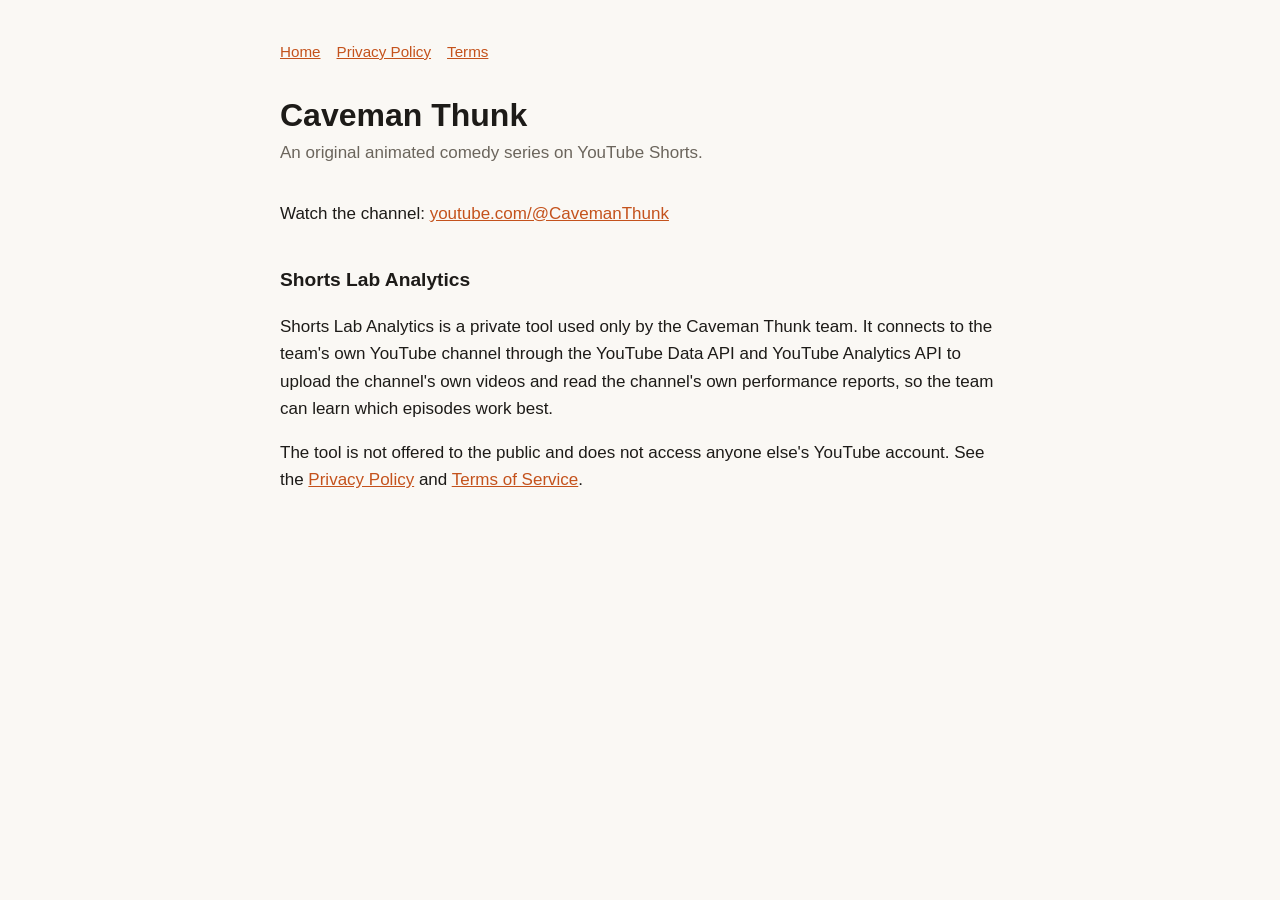
<file: index.html>
<!doctype html>
<html lang="en"><head><meta charset="utf-8"><meta name="viewport" content="width=device-width,initial-scale=1">
<title>Caveman Thunk</title><link rel="stylesheet" href="style.css"></head>
<body><main>
<nav><a href="./">Home</a><a href="privacy.html">Privacy Policy</a><a href="terms.html">Terms</a></nav>
<h1>Caveman Thunk</h1>
<p class="meta">An original animated comedy series on YouTube Shorts.</p>
<p>Watch the channel: <a href="https://www.youtube.com/@CavemanThunk">youtube.com/@CavemanThunk</a></p>
<h2>Shorts Lab Analytics</h2>
<p>Shorts Lab Analytics is a private tool used only by the Caveman Thunk team. It connects to the team's own YouTube channel through the YouTube Data API and YouTube Analytics API to upload the channel's own videos and read the channel's own performance reports, so the team can learn which episodes work best.</p>
<p>The tool is not offered to the public and does not access anyone else's YouTube account. See the <a href="privacy.html">Privacy Policy</a> and <a href="terms.html">Terms of Service</a>.</p>
</main></body></html>
</file>
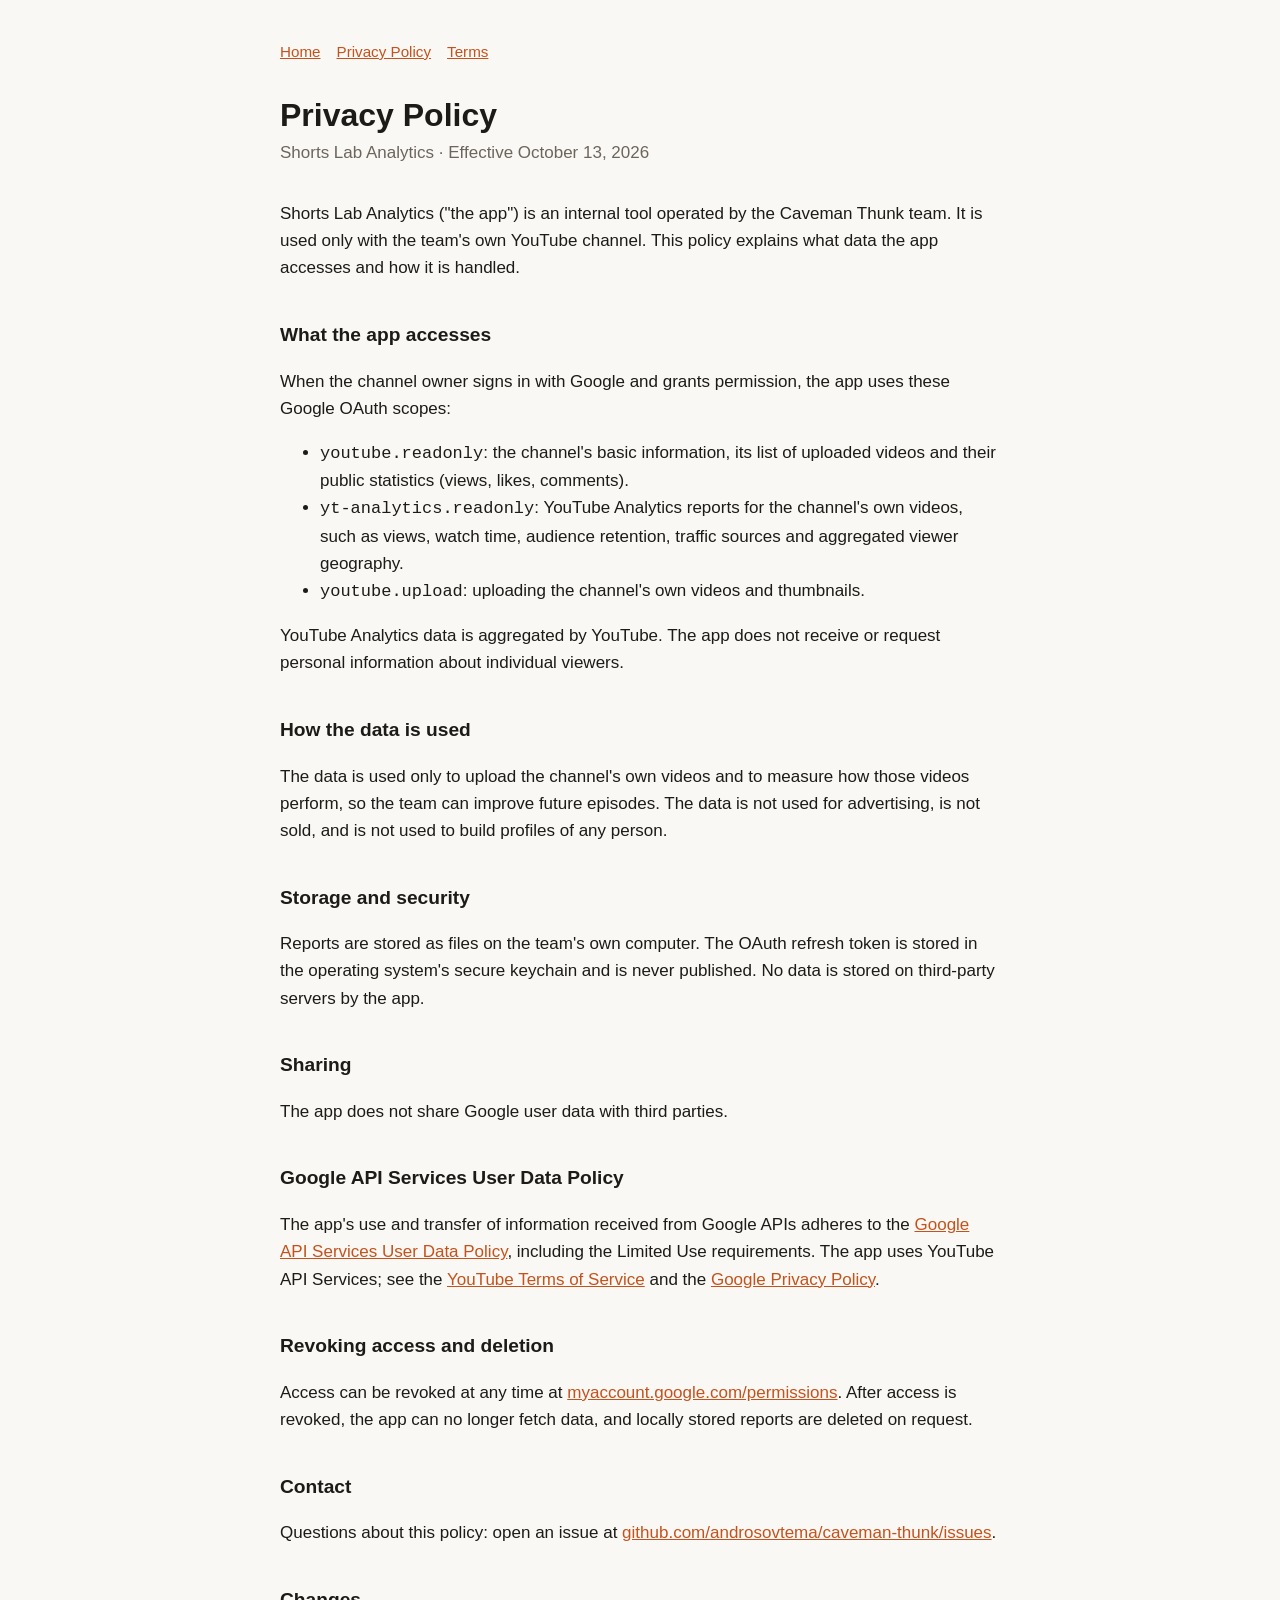
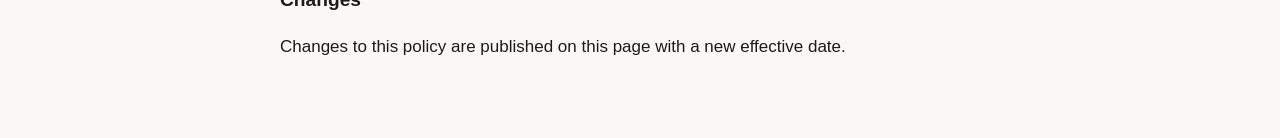
<file: privacy.html>
<!doctype html>
<html lang="en"><head><meta charset="utf-8"><meta name="viewport" content="width=device-width,initial-scale=1">
<title>Privacy Policy</title><link rel="stylesheet" href="style.css"></head>
<body><main>
<nav><a href="./">Home</a><a href="privacy.html">Privacy Policy</a><a href="terms.html">Terms</a></nav>
<h1>Privacy Policy</h1>
<p class="meta">Shorts Lab Analytics · Effective October 13, 2026</p>

<p>Shorts Lab Analytics ("the app") is an internal tool operated by the Caveman Thunk team. It is used only with the team's own YouTube channel. This policy explains what data the app accesses and how it is handled.</p>

<h2>What the app accesses</h2>
<p>When the channel owner signs in with Google and grants permission, the app uses these Google OAuth scopes:</p>
<ul>
<li><code>youtube.readonly</code>: the channel's basic information, its list of uploaded videos and their public statistics (views, likes, comments).</li>
<li><code>yt-analytics.readonly</code>: YouTube Analytics reports for the channel's own videos, such as views, watch time, audience retention, traffic sources and aggregated viewer geography.</li>
<li><code>youtube.upload</code>: uploading the channel's own videos and thumbnails.</li>
</ul>
<p>YouTube Analytics data is aggregated by YouTube. The app does not receive or request personal information about individual viewers.</p>

<h2>How the data is used</h2>
<p>The data is used only to upload the channel's own videos and to measure how those videos perform, so the team can improve future episodes. The data is not used for advertising, is not sold, and is not used to build profiles of any person.</p>

<h2>Storage and security</h2>
<p>Reports are stored as files on the team's own computer. The OAuth refresh token is stored in the operating system's secure keychain and is never published. No data is stored on third-party servers by the app.</p>

<h2>Sharing</h2>
<p>The app does not share Google user data with third parties.</p>

<h2>Google API Services User Data Policy</h2>
<p>The app's use and transfer of information received from Google APIs adheres to the <a href="https://developers.google.com/terms/api-services-user-data-policy">Google API Services User Data Policy</a>, including the Limited Use requirements. The app uses YouTube API Services; see the <a href="https://www.youtube.com/t/terms">YouTube Terms of Service</a> and the <a href="https://policies.google.com/privacy">Google Privacy Policy</a>.</p>

<h2>Revoking access and deletion</h2>
<p>Access can be revoked at any time at <a href="https://myaccount.google.com/permissions">myaccount.google.com/permissions</a>. After access is revoked, the app can no longer fetch data, and locally stored reports are deleted on request.</p>

<h2>Contact</h2>
<p>Questions about this policy: open an issue at <a href="https://github.com/androsovtema/caveman-thunk/issues">github.com/androsovtema/caveman-thunk/issues</a>.</p>

<h2>Changes</h2>
<p>Changes to this policy are published on this page with a new effective date.</p>
</main></body></html>
</file>
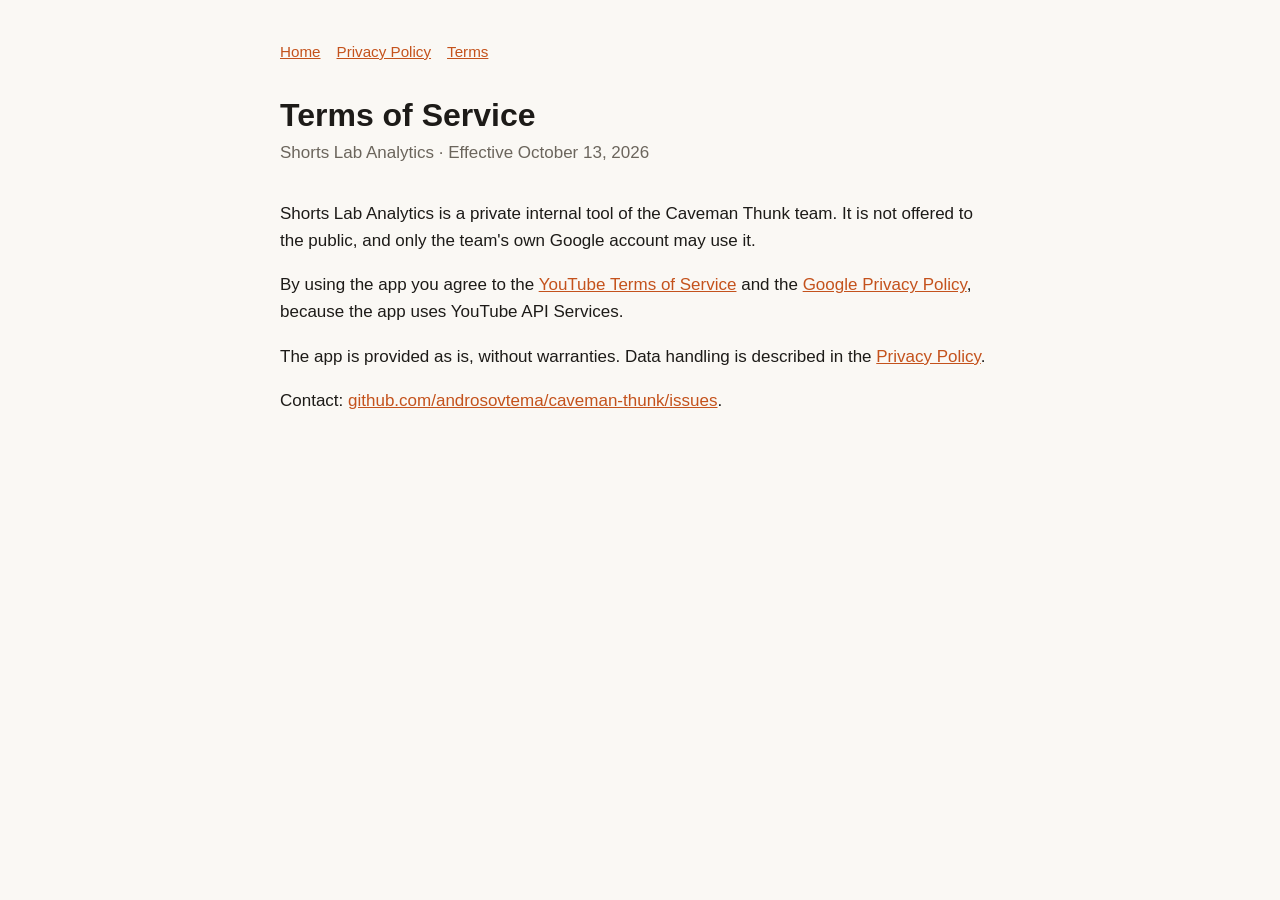
<file: terms.html>
<!doctype html>
<html lang="en"><head><meta charset="utf-8"><meta name="viewport" content="width=device-width,initial-scale=1">
<title>Terms of Service</title><link rel="stylesheet" href="style.css"></head>
<body><main>
<nav><a href="./">Home</a><a href="privacy.html">Privacy Policy</a><a href="terms.html">Terms</a></nav>
<h1>Terms of Service</h1>
<p class="meta">Shorts Lab Analytics · Effective October 13, 2026</p>
<p>Shorts Lab Analytics is a private internal tool of the Caveman Thunk team. It is not offered to the public, and only the team's own Google account may use it.</p>
<p>By using the app you agree to the <a href="https://www.youtube.com/t/terms">YouTube Terms of Service</a> and the <a href="https://policies.google.com/privacy">Google Privacy Policy</a>, because the app uses YouTube API Services.</p>
<p>The app is provided as is, without warranties. Data handling is described in the <a href="privacy.html">Privacy Policy</a>.</p>
<p>Contact: <a href="https://github.com/androsovtema/caveman-thunk/issues">github.com/androsovtema/caveman-thunk/issues</a>.</p>
</main></body></html>
</file>
<file: style.css>
:root{--bg:#faf8f4;--fg:#1d1b18;--muted:#6b655c;--accent:#c4521c}
@media (prefers-color-scheme:dark){:root{--bg:#151412;--fg:#ece8e1;--muted:#a39d93;--accent:#f08a4b}}
body{margin:0;background:var(--bg);color:var(--fg);font:17px/1.6 -apple-system,BlinkMacSystemFont,"Segoe UI",sans-serif}
main{max-width:720px;margin:0 auto;padding:40px 16px 64px}
h1{font-size:2rem;line-height:1.2;margin:0 0 4px}h2{font-size:1.2rem;margin-top:2em}
.meta{color:var(--muted);margin:0 0 2em}a{color:var(--accent)}
nav{display:flex;gap:16px;margin-bottom:32px;font-size:.95rem}
</file>
